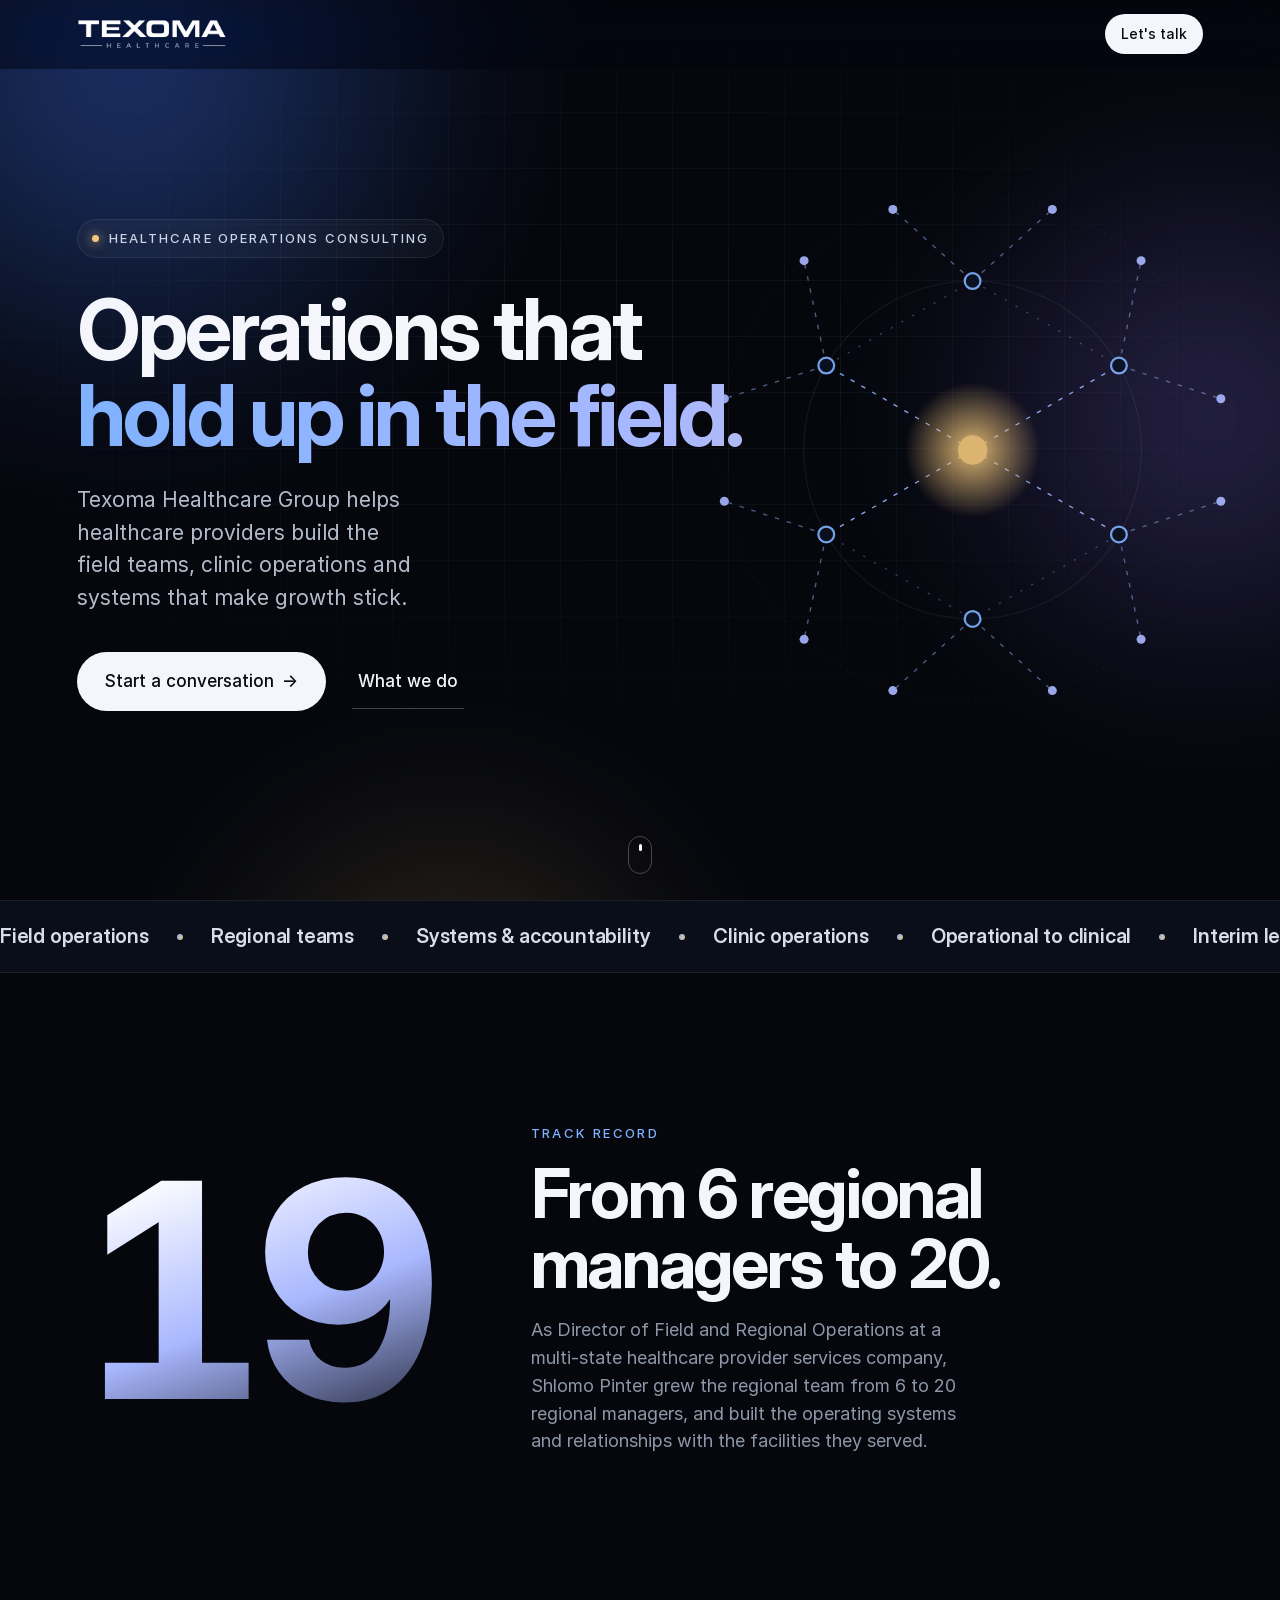
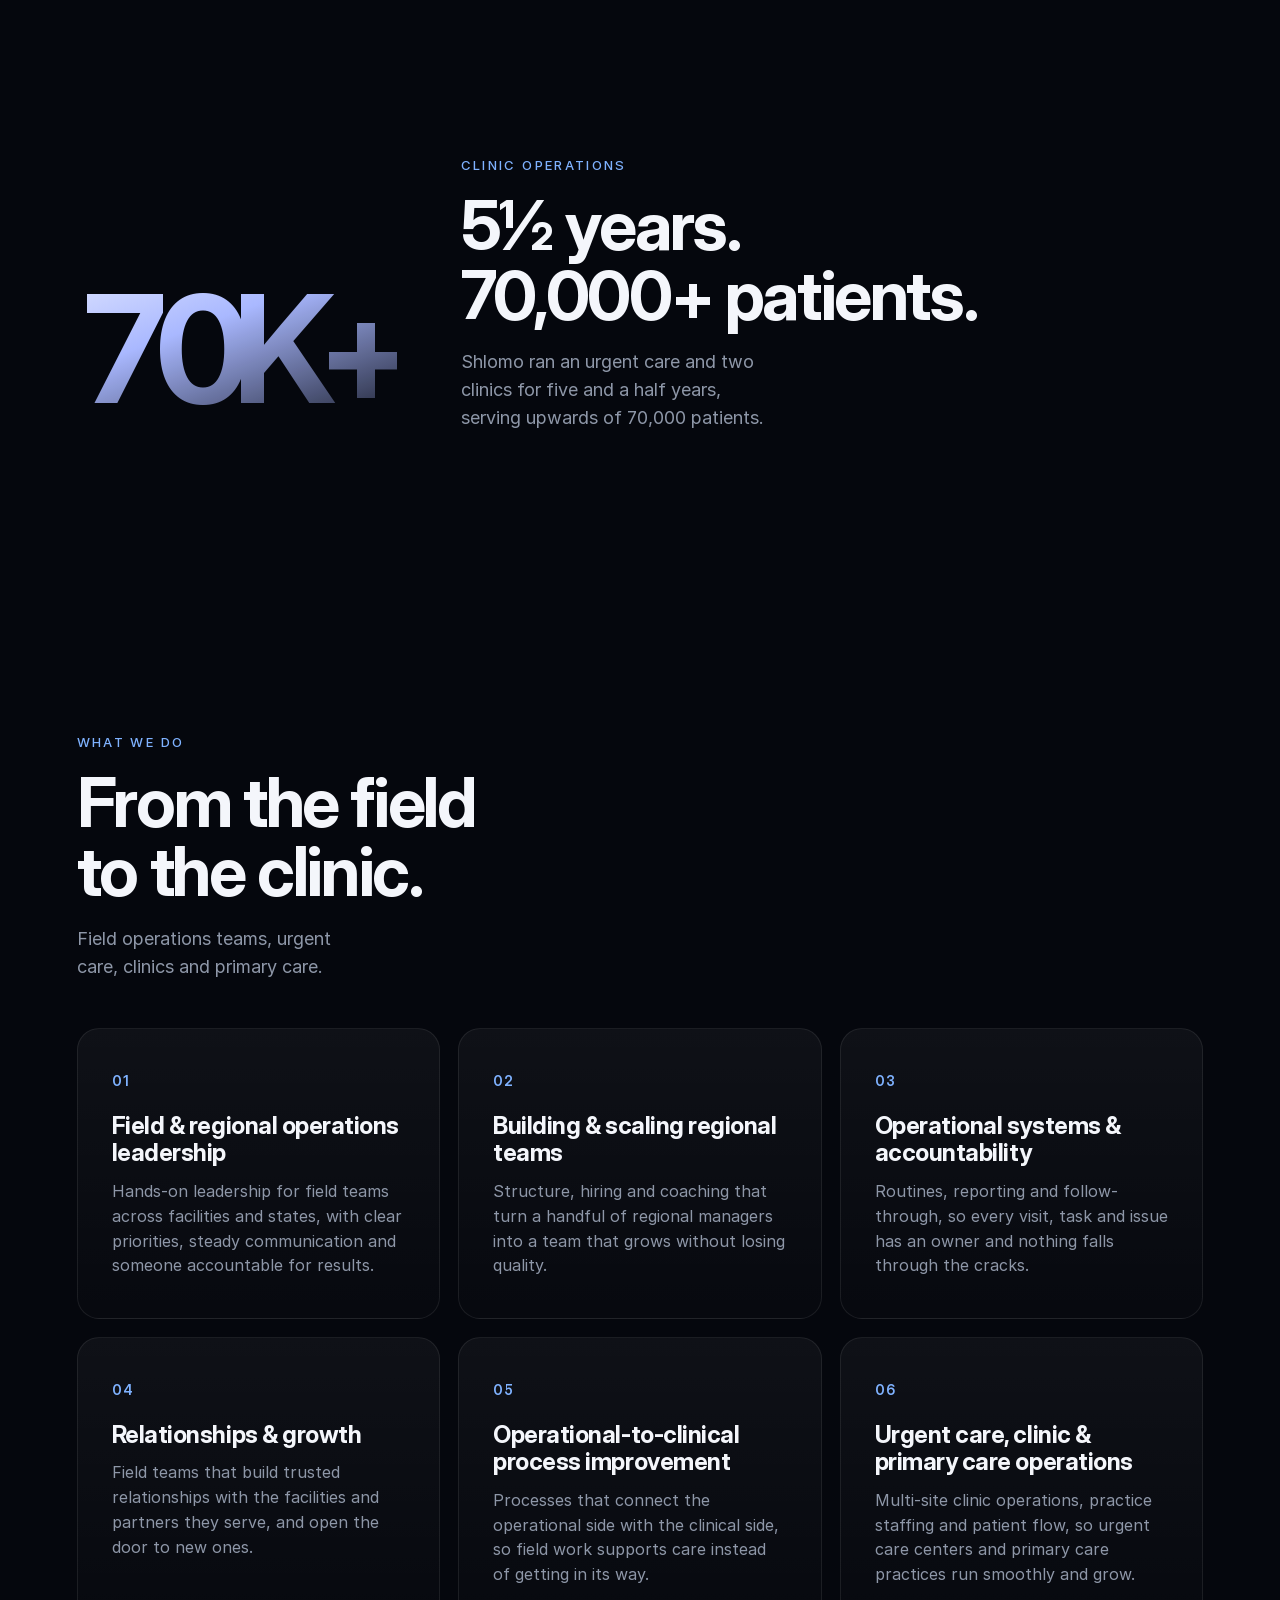
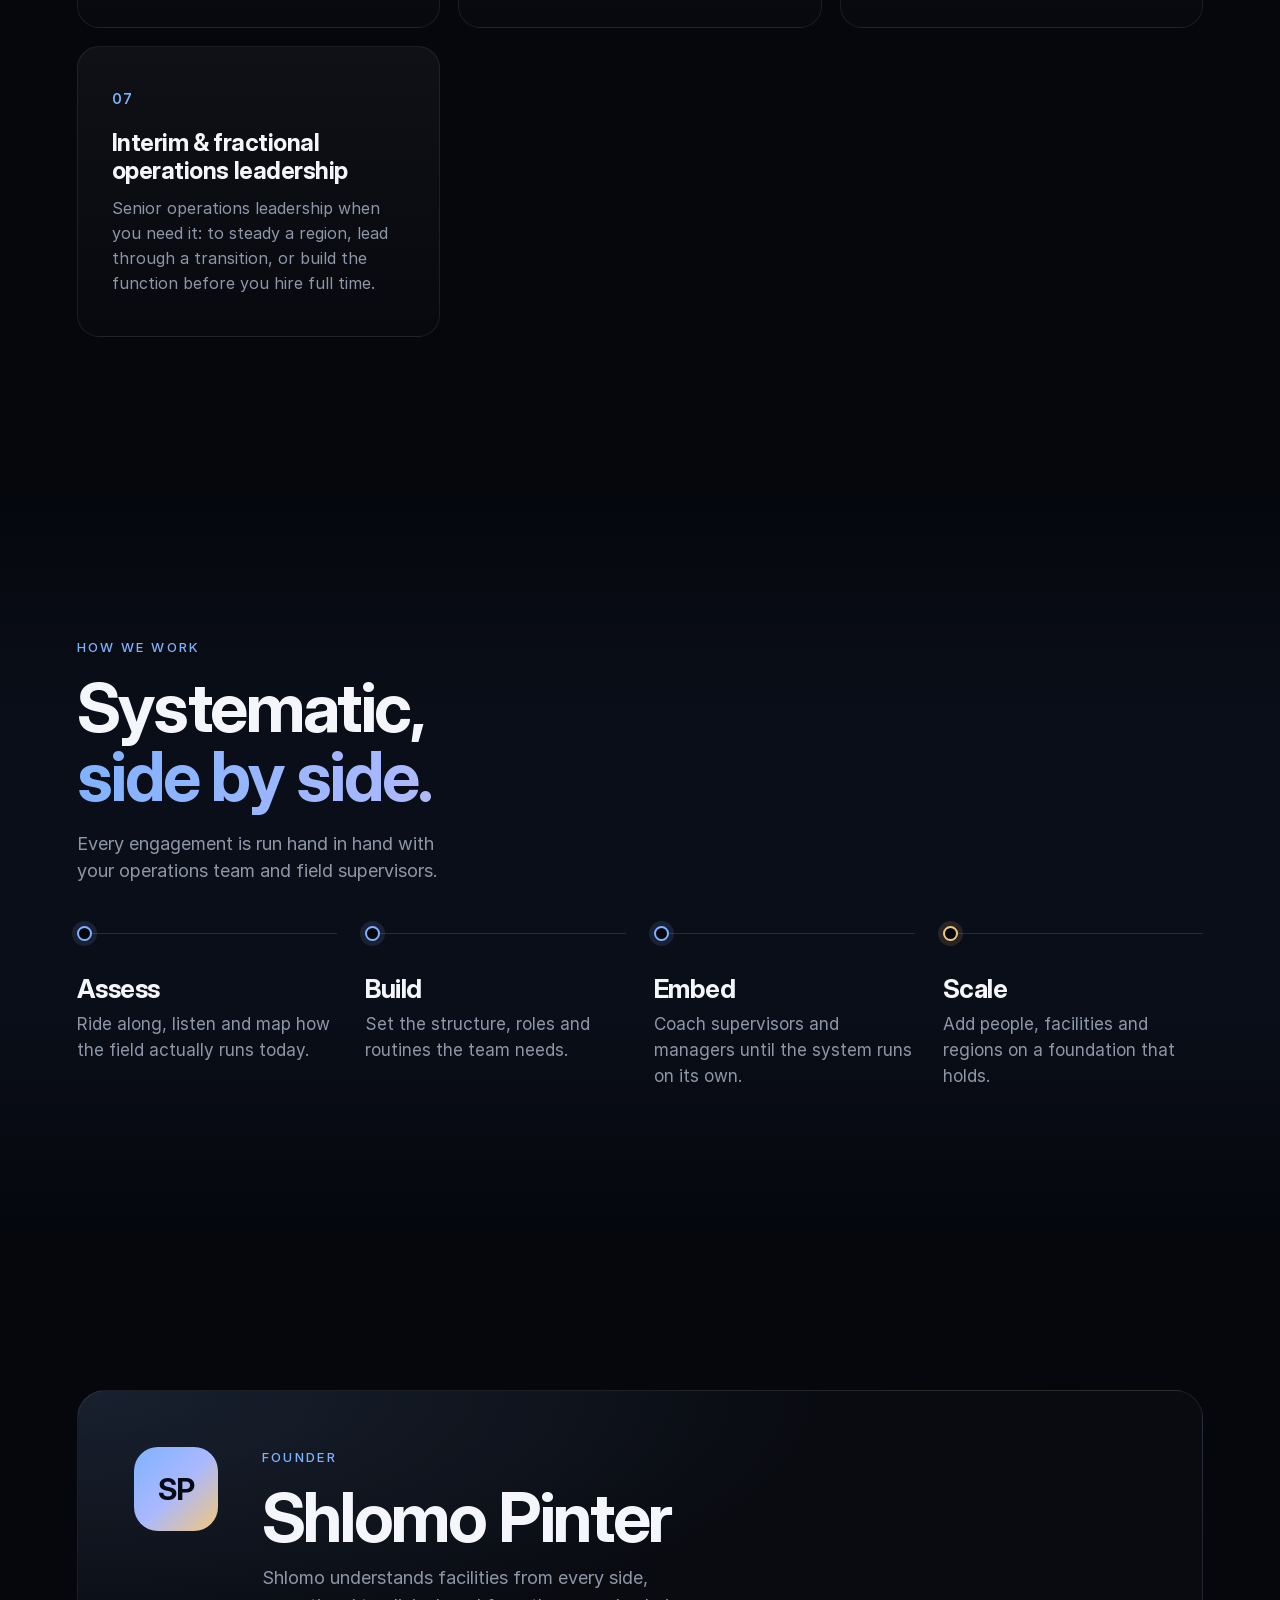
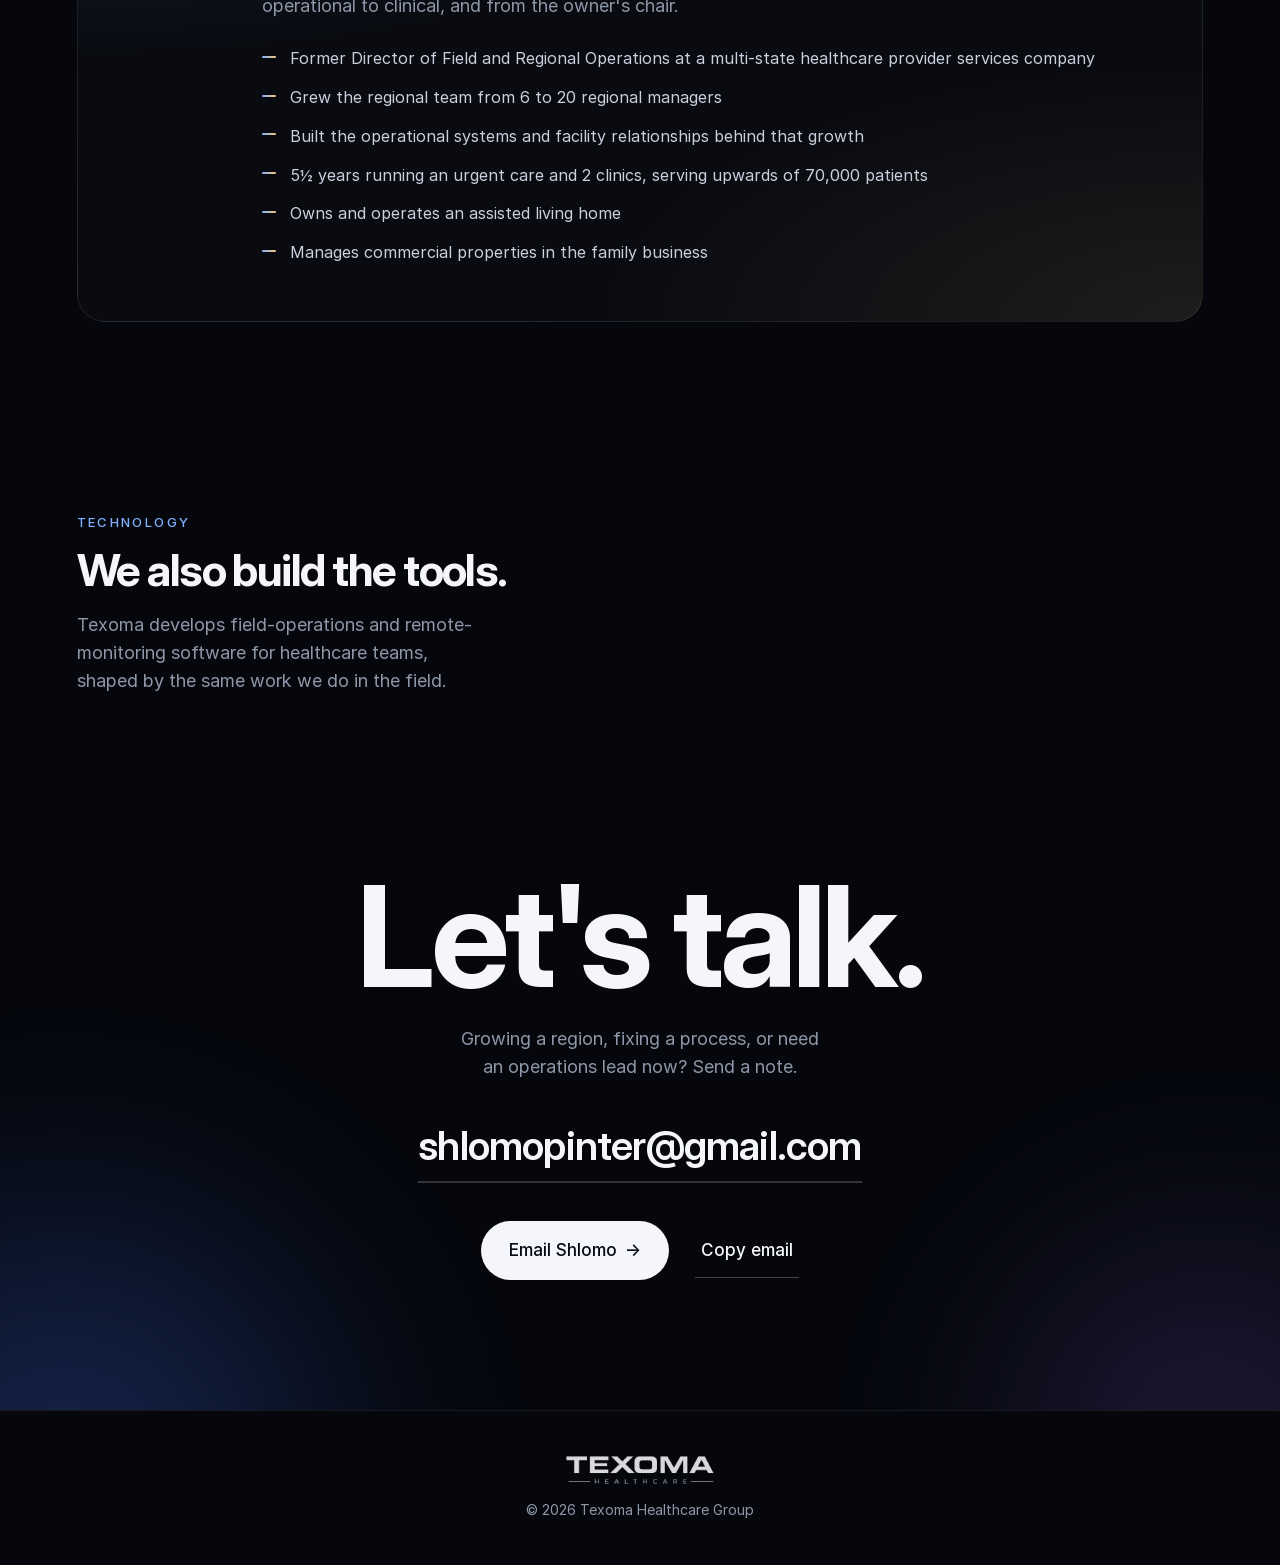
<file: index.html>
<!doctype html>
<html lang="en" class="no-js">
<head>
<meta charset="utf-8">
<meta name="viewport" content="width=device-width, initial-scale=1, viewport-fit=cover">
<title>Texoma Healthcare Group | Healthcare operations consulting</title>
<meta name="description" content="Field operations and clinic operations leadership for healthcare providers. Build the team, the systems and the relationships that make growth stick.">
<meta property="og:title" content="Texoma Healthcare Group">
<meta property="og:description" content="Healthcare operations, built to scale. Field and regional operations leadership, from field teams to clinics.">
<meta property="og:image" content="https://shlomopinter-ops.github.io/texoma-healthcare-site/og.png">
<meta property="og:image:width" content="1200">
<meta property="og:image:height" content="630">
<meta property="og:url" content="https://shlomopinter-ops.github.io/texoma-healthcare-site/">
<meta property="og:type" content="website">
<meta property="og:site_name" content="Texoma Healthcare Group">
<meta name="twitter:card" content="summary_large_image">
<meta name="theme-color" content="#05070d">
<link rel="icon" href="img/favicon.svg" type="image/svg+xml">
<link rel="apple-touch-icon" href="img/apple-touch-icon.png">
<link rel="preload" href="fonts/InterDisplay-Bold.woff2" as="font" type="font/woff2" crossorigin>
<link rel="stylesheet" href="styles.css">
<script src="script.js" defer></script>
</head>
<body>
<a class="skip" href="#main">Skip to content</a>

<header class="nav">
  <a class="brand" href="#top" aria-label="Texoma Healthcare Group, home"><img src="img/logo-nav.png" alt="Texoma Healthcare" width="420" height="85"></a>
  <a class="btn btn-sm" href="mailto:shlomopinter@gmail.com?subject=Texoma%20Healthcare%20Group">Let's talk</a>
</header>

<main id="main">

<section class="hero" id="top">
  <div class="aura" aria-hidden="true"><span></span><span></span><span></span></div>
  <div class="grid-bg" aria-hidden="true"></div>
  <svg class="net" viewBox="0 0 500 500" aria-hidden="true" focusable="false"><defs><radialGradient id="hubg"><stop offset="0" stop-color="#f3c77b"/><stop offset="1" stop-color="#f3c77b" stop-opacity="0"/></radialGradient><linearGradient id="lg" x1="0" y1="0" x2="1" y2="1"><stop offset="0" stop-color="#7fb2ff"/><stop offset="1" stop-color="#a9b8ff"/></linearGradient></defs><circle cx="250" cy="250" r="150" class="orbit"/><circle cx="250" cy="250" r="225" class="orbit o2"/><line class="l1" style="--d:0.0s" x1="250.0" y1="250.0" x2="250.0" y2="100.0"/><line class="l1" style="--d:0.4s" x1="250.0" y1="250.0" x2="379.9" y2="175.0"/><line class="l1" style="--d:0.8s" x1="250.0" y1="250.0" x2="379.9" y2="325.0"/><line class="l1" style="--d:1.2s" x1="250.0" y1="250.0" x2="250.0" y2="400.0"/><line class="l1" style="--d:1.6s" x1="250.0" y1="250.0" x2="120.1" y2="325.0"/><line class="l1" style="--d:2.0s" x1="250.0" y1="250.0" x2="120.1" y2="175.0"/><line class="l3" style="--d:2.4s" x1="250.0" y1="100.0" x2="379.9" y2="175.0"/><line class="l3" style="--d:0.0s" x1="379.9" y1="175.0" x2="379.9" y2="325.0"/><line class="l3" style="--d:0.4s" x1="379.9" y1="325.0" x2="250.0" y2="400.0"/><line class="l3" style="--d:0.8s" x1="250.0" y1="400.0" x2="120.1" y2="325.0"/><line class="l3" style="--d:1.2s" x1="120.1" y1="325.0" x2="120.1" y2="175.0"/><line class="l3" style="--d:1.6s" x1="120.1" y1="175.0" x2="250.0" y2="100.0"/><line class="l2" style="--d:2.0s" x1="250.0" y1="100.0" x2="179.2" y2="36.4"/><line class="l2" style="--d:2.4s" x1="250.0" y1="100.0" x2="320.8" y2="36.4"/><line class="l2" style="--d:0.0s" x1="379.9" y1="175.0" x2="399.6" y2="81.9"/><line class="l2" style="--d:0.4s" x1="379.9" y1="175.0" x2="470.4" y2="204.5"/><line class="l2" style="--d:0.8s" x1="379.9" y1="325.0" x2="470.4" y2="295.5"/><line class="l2" style="--d:1.2s" x1="379.9" y1="325.0" x2="399.6" y2="418.1"/><line class="l2" style="--d:1.6s" x1="250.0" y1="400.0" x2="320.8" y2="463.6"/><line class="l2" style="--d:2.0s" x1="250.0" y1="400.0" x2="179.2" y2="463.6"/><line class="l2" style="--d:2.4s" x1="120.1" y1="325.0" x2="100.4" y2="418.1"/><line class="l2" style="--d:0.0s" x1="120.1" y1="325.0" x2="29.6" y2="295.5"/><line class="l2" style="--d:0.4s" x1="120.1" y1="175.0" x2="29.6" y2="204.5"/><line class="l2" style="--d:0.8s" x1="120.1" y1="175.0" x2="100.4" y2="81.9"/><circle class="n1" style="--d:0.00s" cx="250.0" cy="100.0" r="7"/><circle class="n1" style="--d:0.35s" cx="379.9" cy="175.0" r="7"/><circle class="n1" style="--d:0.70s" cx="379.9" cy="325.0" r="7"/><circle class="n1" style="--d:1.05s" cx="250.0" cy="400.0" r="7"/><circle class="n1" style="--d:1.40s" cx="120.1" cy="325.0" r="7"/><circle class="n1" style="--d:1.75s" cx="120.1" cy="175.0" r="7"/><circle class="n2" style="--d:0.00s" cx="179.2" cy="36.4" r="4"/><circle class="n2" style="--d:0.27s" cx="320.8" cy="36.4" r="4"/><circle class="n2" style="--d:0.54s" cx="399.6" cy="81.9" r="4"/><circle class="n2" style="--d:0.81s" cx="470.4" cy="204.5" r="4"/><circle class="n2" style="--d:1.08s" cx="470.4" cy="295.5" r="4"/><circle class="n2" style="--d:1.35s" cx="399.6" cy="418.1" r="4"/><circle class="n2" style="--d:1.62s" cx="320.8" cy="463.6" r="4"/><circle class="n2" style="--d:1.89s" cx="179.2" cy="463.6" r="4"/><circle class="n2" style="--d:2.16s" cx="100.4" cy="418.1" r="4"/><circle class="n2" style="--d:2.43s" cx="29.6" cy="295.5" r="4"/><circle class="n2" style="--d:2.70s" cx="29.6" cy="204.5" r="4"/><circle class="n2" style="--d:2.97s" cx="100.4" cy="81.9" r="4"/><circle cx="250" cy="250" r="60" fill="url(#hubg)" class="halo"/><circle cx="250" cy="250" r="13" class="hub"/></svg>
  <p class="eyebrow rise">Healthcare operations consulting</p>
  <h1 class="rise d1">Operations that<br><span class="grad">hold up in the field.</span></h1>
  <p class="lead rise d2">Texoma Healthcare Group helps healthcare providers build the field teams, clinic operations and systems that make growth stick.</p>
  <div class="cta rise d3">
    <a class="btn btn-lg" href="mailto:shlomopinter@gmail.com?subject=Texoma%20Healthcare%20Group">Start a conversation <span class="arr" aria-hidden="true">&rarr;</span></a>
    <a class="link" href="#services">What we do</a>
  </div>
  <a class="scroll-cue" href="#marquee" aria-label="Scroll down"><span></span></a>
</section>

<div class="marquee" id="marquee" aria-hidden="true">
  <div class="track">
    <span>Field operations</span><i></i><span>Regional teams</span><i></i><span>Systems &amp; accountability</span><i></i><span>Clinic operations</span><i></i><span>Operational to clinical</span><i></i><span>Interim leadership</span><i></i>
    <span>Field operations</span><i></i><span>Regional teams</span><i></i><span>Systems &amp; accountability</span><i></i><span>Clinic operations</span><i></i><span>Operational to clinical</span><i></i><span>Interim leadership</span><i></i>
  </div>
</div>

<section class="proof" aria-labelledby="proof-h">
  <div class="proof-num reveal" aria-hidden="true"><span class="n" data-count="6" data-to="20">6</span></div>
  <div class="proof-copy reveal">
    <p class="kicker">Track record</p>
    <h2 id="proof-h">From 6 regional managers to 20.</h2>
    <p class="sub">As Director of Field and Regional Operations at a multi-state healthcare provider services company, Shlomo Pinter grew the regional team from 6 to 20 regional managers, and built the operating systems and relationships with the facilities they served.</p>
  </div>
</section>

<section class="proof" aria-labelledby="proof2-h">
  <div class="proof-num reveal" aria-hidden="true"><span class="n" style="font-size:.5em">70K+</span></div>
  <div class="proof-copy reveal">
    <p class="kicker">Clinic operations</p>
    <h2 id="proof2-h">5&frac12; years. 70,000+ patients.</h2>
    <p class="sub">Shlomo ran an urgent care and two clinics for five and a half years, serving upwards of 70,000 patients.</p>
  </div>
</section>

<section class="services" id="services" aria-labelledby="svc-h">
  <div class="head reveal">
    <p class="kicker">What we do</p>
    <h2 id="svc-h">From the field to the clinic.</h2>
    <p class="sub">Field operations teams, urgent care, clinics and primary care.</p>
  </div>
  <ol class="cards">
    <li class="card reveal"><span class="num">01</span><h3>Field &amp; regional operations leadership</h3><p>Hands-on leadership for field teams across facilities and states, with clear priorities, steady communication and someone accountable for results.</p></li>
    <li class="card reveal"><span class="num">02</span><h3>Building &amp; scaling regional teams</h3><p>Structure, hiring and coaching that turn a handful of regional managers into a team that grows without losing quality.</p></li>
    <li class="card reveal"><span class="num">03</span><h3>Operational systems &amp; accountability</h3><p>Routines, reporting and follow-through, so every visit, task and issue has an owner and nothing falls through the cracks.</p></li>
    <li class="card reveal"><span class="num">04</span><h3>Relationships &amp; growth</h3><p>Field teams that build trusted relationships with the facilities and partners they serve, and open the door to new ones.</p></li>
    <li class="card reveal"><span class="num">05</span><h3>Operational-to-clinical process improvement</h3><p>Processes that connect the operational side with the clinical side, so field work supports care instead of getting in its way.</p></li>
    <li class="card reveal"><span class="num">06</span><h3>Urgent care, clinic &amp; primary care operations</h3><p>Multi-site clinic operations, practice staffing and patient flow, so urgent care centers and primary care practices run smoothly and grow.</p></li>
    <li class="card reveal"><span class="num">07</span><h3>Interim &amp; fractional operations leadership</h3><p>Senior operations leadership when you need it: to steady a region, lead through a transition, or build the function before you hire full time.</p></li>
  </ol>
</section>

<section class="approach" aria-labelledby="app-h">
  <div class="head reveal">
    <p class="kicker">How we work</p>
    <h2 id="app-h">Systematic, <span class="grad">side by side.</span></h2>
    <p class="sub">Every engagement is run hand in hand with your operations team and field supervisors.</p>
  </div>
  <div class="steps">
    <div class="step reveal"><span class="dot"></span><h3>Assess</h3><p>Ride along, listen and map how the field actually runs today.</p></div>
    <div class="step reveal"><span class="dot"></span><h3>Build</h3><p>Set the structure, roles and routines the team needs.</p></div>
    <div class="step reveal"><span class="dot"></span><h3>Embed</h3><p>Coach supervisors and managers until the system runs on its own.</p></div>
    <div class="step reveal"><span class="dot"></span><h3>Scale</h3><p>Add people, facilities and regions on a foundation that holds.</p></div>
  </div>
</section>

<section class="founder" aria-labelledby="f-h">
  <div class="founder-card reveal">
    <div class="mono" aria-hidden="true">SP</div>
    <div>
      <p class="kicker">Founder</p>
      <h2 id="f-h">Shlomo Pinter</h2>
      <p class="sub">Shlomo understands facilities from every side, operational to clinical, and from the owner's chair.</p>
      <ul class="facts">
        <li>Former Director of Field and Regional Operations at a multi-state healthcare provider services company</li>
        <li>Grew the regional team from 6 to 20 regional managers</li>
        <li>Built the operational systems and facility relationships behind that growth</li>
        <li>5½ years running an urgent care and 2 clinics, serving upwards of 70,000 patients</li>
        <li>Owns and operates an assisted living home</li>
        <li>Manages commercial properties in the family business</li>
      </ul>
    </div>
  </div>
</section>

<section class="tech reveal" aria-labelledby="t-h">
  <p class="kicker">Technology</p>
  <h2 id="t-h" class="tech-h">We also build the tools.</h2>
  <p class="sub">Texoma develops field-operations and remote-monitoring software for healthcare teams, shaped by the same work we do in the field.</p>
</section>

<section class="contact" id="contact" aria-labelledby="c-h">
  <div class="aura aura-low" aria-hidden="true"><span></span><span></span></div>
  <h2 id="c-h" class="reveal">Let's talk.</h2>
  <p class="sub reveal">Growing a region, fixing a process, or need an operations lead now? Send a note.</p>
  <a class="mail reveal" href="mailto:shlomopinter@gmail.com?subject=Texoma%20Healthcare%20Group">shlomopinter@gmail.com</a>
  <div class="cta reveal">
    <a class="btn btn-lg" href="mailto:shlomopinter@gmail.com?subject=Texoma%20Healthcare%20Group">Email Shlomo <span class="arr" aria-hidden="true">&rarr;</span></a>
    <button class="link copy" type="button" data-copy="shlomopinter@gmail.com">Copy email</button>
  </div>
</section>

</main>

<footer class="foot">
  <img src="img/logo-nav.png" alt="Texoma Healthcare" width="420" height="85" loading="lazy">
  <p>&copy; <span id="yr">2026</span> Texoma Healthcare Group</p>
</footer>
</body>
</html>
</file>
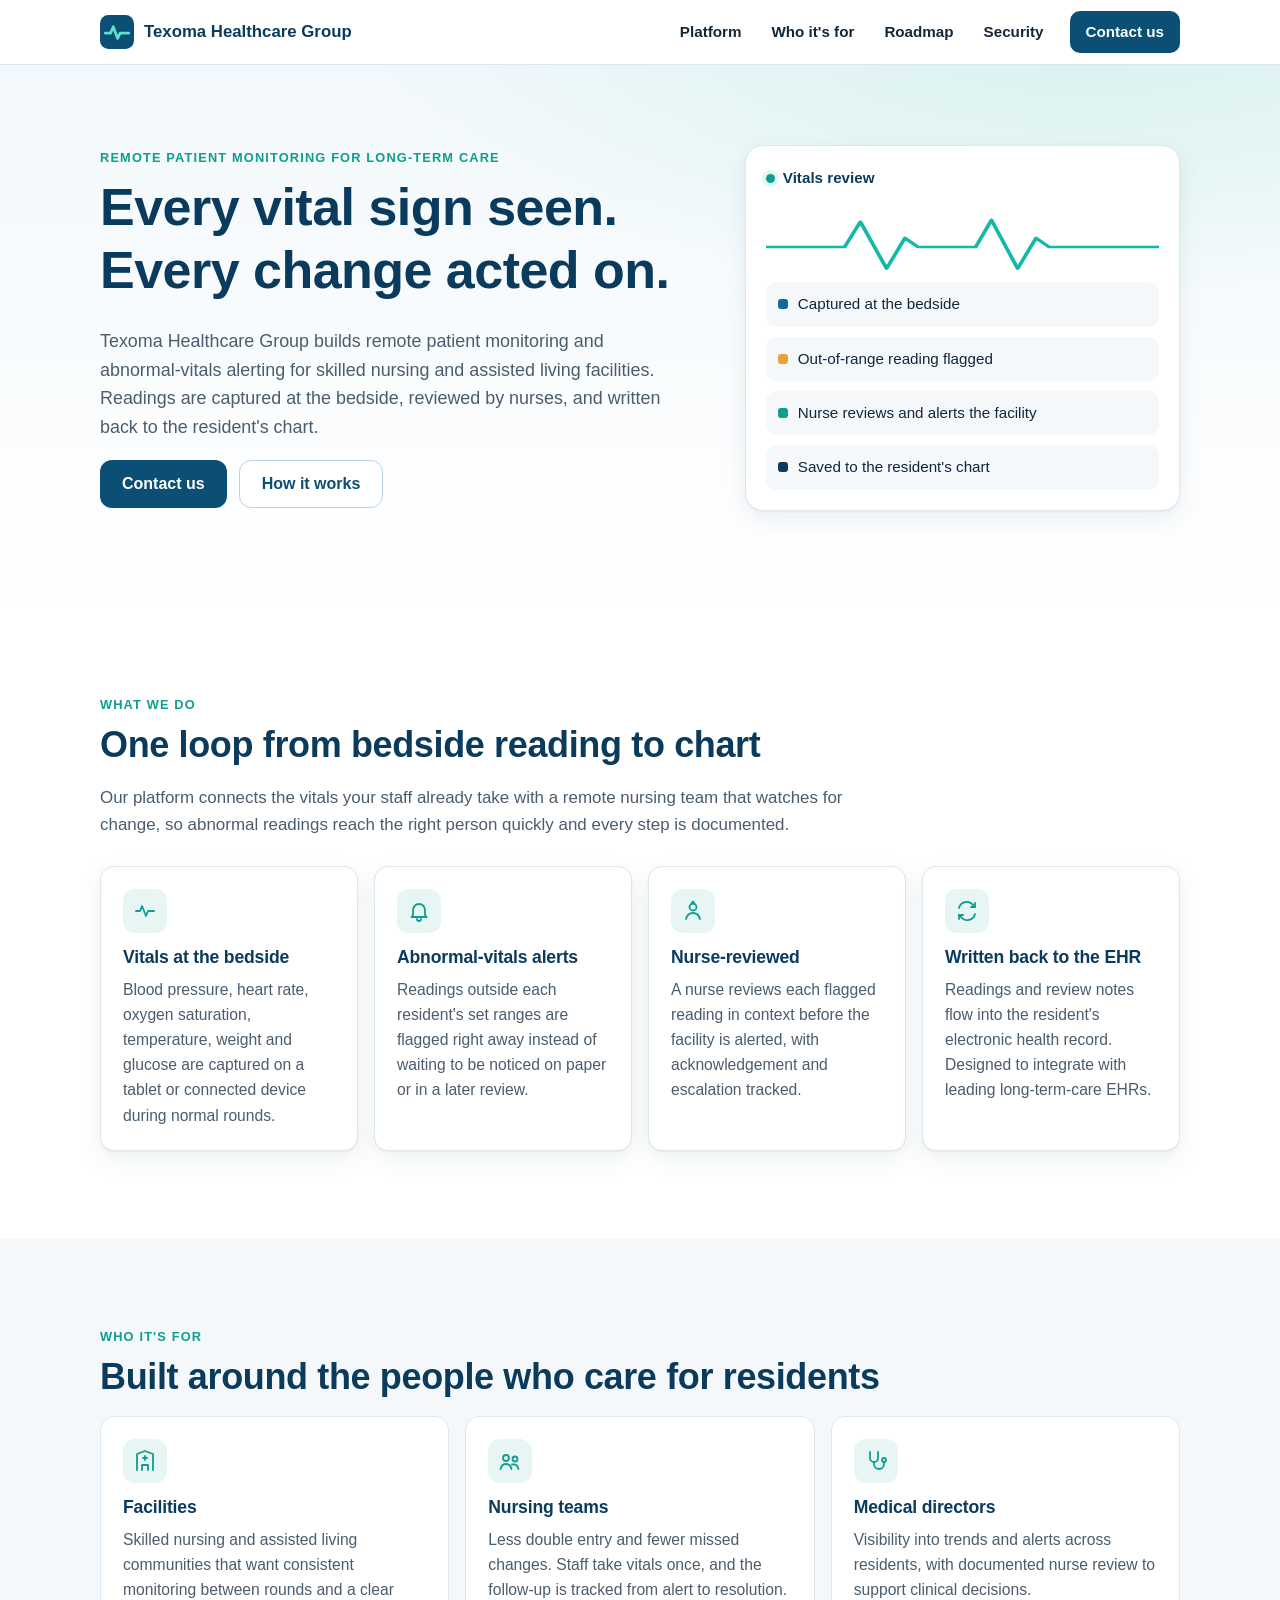
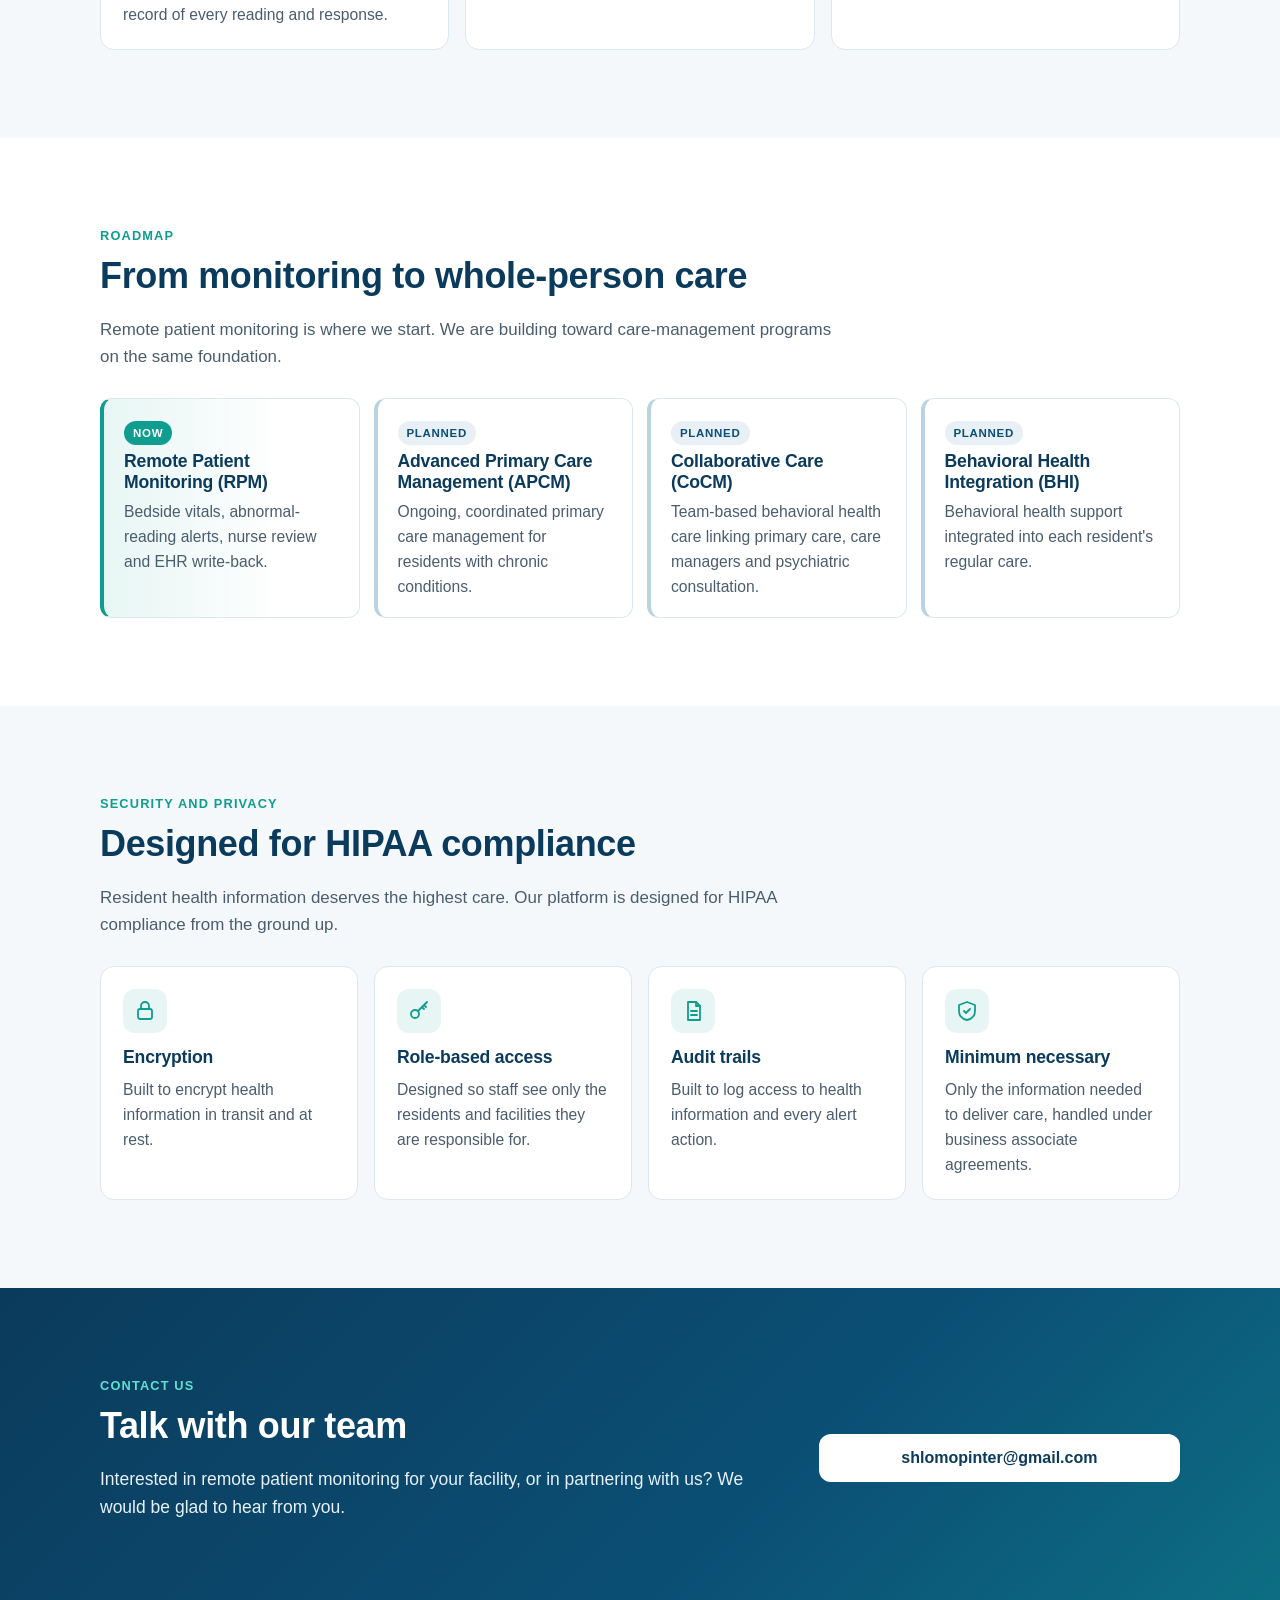
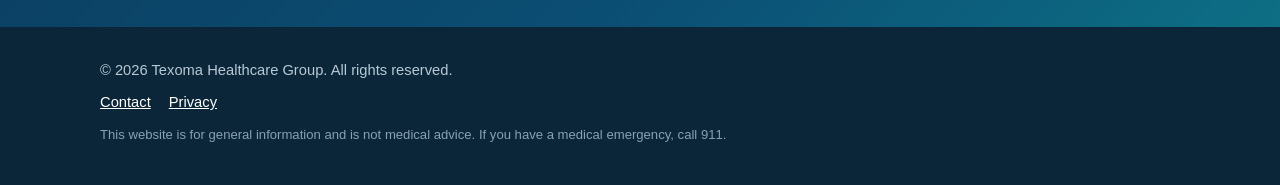
<file: v1/index.html>
<!doctype html>
<html lang="en">
<head>
<meta charset="utf-8">
<meta name="viewport" content="width=device-width, initial-scale=1">
<title>Texoma Healthcare Group | Remote patient monitoring for long-term care</title>
<meta name="description" content="Texoma Healthcare Group: remote patient monitoring and abnormal-vitals alerting for skilled nursing and assisted living facilities, with nurse-reviewed alerts and readings written back to the EHR.">
<meta property="og:title" content="Texoma Healthcare Group | Remote patient monitoring for long-term care">
<meta property="og:description" content="Texoma Healthcare Group: remote patient monitoring and abnormal-vitals alerting for skilled nursing and assisted living facilities, with nurse-reviewed alerts and readings written back to the EHR.">
<meta name="theme-color" content="#0b4f75">
<link rel="icon" href="favicon.svg" type="image/svg+xml">
<link rel="stylesheet" href="styles.css">
</head>
<body id="top">
<a class="skip" href="#main">Skip to content</a>
<header class="site-header">
  <div class="wrap header-in">
    <a class="brand" href="#top" aria-label="Texoma Healthcare Group home">
      <svg class="logo" viewBox="0 0 32 32" aria-hidden="true"><rect width="32" height="32" rx="8" fill="#0b4f75"/><path d="M5 17h5l2.5-6 4 11 2.5-5H27" fill="none" stroke="#5fe0d0" stroke-width="2.6" stroke-linecap="round" stroke-linejoin="round"/></svg>
      <span class="brand-text"><span data-company>Texoma Healthcare Group</span></span>
    </a>
    <button class="nav-toggle" aria-expanded="false" aria-controls="site-nav"><span class="sr">Menu</span><span class="bars" aria-hidden="true"></span></button>
    <nav id="site-nav" class="site-nav" aria-label="Main">
      <a href="#platform">Platform</a>
      <a href="#who">Who it's for</a>
      <a href="#roadmap">Roadmap</a>
      <a href="#security">Security</a>
      <a class="nav-cta" href="#contact">Contact us</a>
    </nav>
  </div>
</header>
<main id="main">
<section class="hero">
  <div class="wrap hero-in">
    <div class="hero-copy">
      <p class="eyebrow">Remote patient monitoring for long-term care</p>
      <h1>Every vital sign seen. Every change acted on.</h1>
      <p class="lead"><span data-company>Texoma Healthcare Group</span> builds remote patient monitoring and abnormal-vitals alerting for skilled nursing and assisted living facilities. Readings are captured at the bedside, reviewed by nurses, and written back to the resident's chart.</p>
      <div class="cta-row">
        <a class="btn btn-primary" href="#contact">Contact us</a>
        <a class="btn btn-ghost" href="#platform">How it works</a>
      </div>
    </div>
    <div class="hero-card" aria-hidden="true">
      <div class="hc-top"><span class="dot"></span><span class="hc-title">Vitals review</span></div>
      <svg class="hc-line" viewBox="0 0 300 80" preserveAspectRatio="none"><path d="M0 50h60l12-28 20 52 14-34 10 10h44l12-30 20 54 14-34 10 10h84" fill="none" stroke="#14b8a6" stroke-width="3" stroke-linecap="round" stroke-linejoin="round"/></svg>
      <ul class="hc-steps">
        <li><span class="s s1"></span>Captured at the bedside</li>
        <li><span class="s s2"></span>Out-of-range reading flagged</li>
        <li><span class="s s3"></span>Nurse reviews and alerts the facility</li>
        <li><span class="s s4"></span>Saved to the resident's chart</li>
      </ul>
    </div>
  </div>
</section>

<section id="platform" class="section">
  <div class="wrap">
    <p class="eyebrow">What we do</p>
    <h2>One loop from bedside reading to chart</h2>
    <p class="section-lead"><span data-product>Our platform</span> connects the vitals your staff already take with a remote nursing team that watches for change, so abnormal readings reach the right person quickly and every step is documented.</p>
    <div class="grid four">
      <article class="card"><div class="ico-wrap"><svg class="ico" viewBox="0 0 24 24" aria-hidden="true" fill="none" stroke="currentColor" stroke-width="1.8" stroke-linecap="round" stroke-linejoin="round"><path d="M3 12h4l2-5 4 10 2-5h6"/></svg></div><h3>Vitals at the bedside</h3><p>Blood pressure, heart rate, oxygen saturation, temperature, weight and glucose are captured on a tablet or connected device during normal rounds.</p></article>
      <article class="card"><div class="ico-wrap"><svg class="ico" viewBox="0 0 24 24" aria-hidden="true" fill="none" stroke="currentColor" stroke-width="1.8" stroke-linecap="round" stroke-linejoin="round"><path d="M6 16V11a6 6 0 1 1 12 0v5l1.5 2h-15z"/><path d="M10 20a2 2 0 0 0 4 0"/></svg></div><h3>Abnormal-vitals alerts</h3><p>Readings outside each resident's set ranges are flagged right away instead of waiting to be noticed on paper or in a later review.</p></article>
      <article class="card"><div class="ico-wrap"><svg class="ico" viewBox="0 0 24 24" aria-hidden="true" fill="none" stroke="currentColor" stroke-width="1.8" stroke-linecap="round" stroke-linejoin="round"><circle cx="12" cy="8" r="3.5"/><path d="M5 20c1-4 4-6 7-6s6 2 7 6"/><path d="M12 2.5v2M11 3.5h2"/></svg></div><h3>Nurse-reviewed</h3><p>A nurse reviews each flagged reading in context before the facility is alerted, with acknowledgement and escalation tracked.</p></article>
      <article class="card"><div class="ico-wrap"><svg class="ico" viewBox="0 0 24 24" aria-hidden="true" fill="none" stroke="currentColor" stroke-width="1.8" stroke-linecap="round" stroke-linejoin="round"><path d="M4 9a8 8 0 0 1 14-3l2 2"/><path d="M20 4v4h-4"/><path d="M20 15a8 8 0 0 1-14 3l-2-2"/><path d="M4 20v-4h4"/></svg></div><h3>Written back to the EHR</h3><p>Readings and review notes flow into the resident's electronic health record. Designed to integrate with leading long-term-care EHRs.</p></article>
    </div>
  </div>
</section>

<section id="who" class="section alt">
  <div class="wrap">
    <p class="eyebrow">Who it's for</p>
    <h2>Built around the people who care for residents</h2>
    <div class="grid three">
      <article class="card plain"><div class="ico-wrap"><svg class="ico" viewBox="0 0 24 24" aria-hidden="true" fill="none" stroke="currentColor" stroke-width="1.8" stroke-linecap="round" stroke-linejoin="round"><path d="M4 21V5l8-3 8 3v16"/><path d="M9 21v-5h6v5"/><path d="M12 7v4M10 9h4"/></svg></div><h3>Facilities</h3><p>Skilled nursing and assisted living communities that want consistent monitoring between rounds and a clear record of every reading and response.</p></article>
      <article class="card plain"><div class="ico-wrap"><svg class="ico" viewBox="0 0 24 24" aria-hidden="true" fill="none" stroke="currentColor" stroke-width="1.8" stroke-linecap="round" stroke-linejoin="round"><circle cx="8" cy="9" r="3"/><circle cx="17" cy="10" r="2.5"/><path d="M2.5 20c.8-3.5 3-5 5.5-5s4.7 1.5 5.5 5"/><path d="M14 15.5c2.6-.6 5.5.6 6.5 4.5"/></svg></div><h3>Nursing teams</h3><p>Less double entry and fewer missed changes. Staff take vitals once, and the follow-up is tracked from alert to resolution.</p></article>
      <article class="card plain"><div class="ico-wrap"><svg class="ico" viewBox="0 0 24 24" aria-hidden="true" fill="none" stroke="currentColor" stroke-width="1.8" stroke-linecap="round" stroke-linejoin="round"><path d="M6 3v6a4 4 0 0 0 8 0V3"/><path d="M10 13v2a5 5 0 0 0 10 0v-2"/><circle cx="20" cy="11" r="2"/></svg></div><h3>Medical directors</h3><p>Visibility into trends and alerts across residents, with documented nurse review to support clinical decisions.</p></article>
    </div>
  </div>
</section>

<section id="roadmap" class="section">
  <div class="wrap">
    <p class="eyebrow">Roadmap</p>
    <h2>From monitoring to whole-person care</h2>
    <p class="section-lead">Remote patient monitoring is where we start. We are building toward care-management programs on the same foundation.</p>
    <ol class="roadmap">
      <li class="now"><span class="tag">Now</span><h3>Remote Patient Monitoring (RPM)</h3><p>Bedside vitals, abnormal-reading alerts, nurse review and EHR write-back.</p></li>
      <li><span class="tag">Planned</span><h3>Advanced Primary Care Management (APCM)</h3><p>Ongoing, coordinated primary care management for residents with chronic conditions.</p></li>
      <li><span class="tag">Planned</span><h3>Collaborative Care (CoCM)</h3><p>Team-based behavioral health care linking primary care, care managers and psychiatric consultation.</p></li>
      <li><span class="tag">Planned</span><h3>Behavioral Health Integration (BHI)</h3><p>Behavioral health support integrated into each resident's regular care.</p></li>
    </ol>
  </div>
</section>

<section id="security" class="section alt">
  <div class="wrap">
    <p class="eyebrow">Security and privacy</p>
    <h2>Designed for HIPAA compliance</h2>
    <p class="section-lead">Resident health information deserves the highest care. <span data-product>Our platform</span> is designed for HIPAA compliance from the ground up.</p>
    <div class="grid four">
      <article class="card plain"><div class="ico-wrap"><svg class="ico" viewBox="0 0 24 24" aria-hidden="true" fill="none" stroke="currentColor" stroke-width="1.8" stroke-linecap="round" stroke-linejoin="round"><rect x="5" y="10" width="14" height="10" rx="2"/><path d="M8 10V7a4 4 0 0 1 8 0v3"/></svg></div><h3>Encryption</h3><p>Built to encrypt health information in transit and at rest.</p></article>
      <article class="card plain"><div class="ico-wrap"><svg class="ico" viewBox="0 0 24 24" aria-hidden="true" fill="none" stroke="currentColor" stroke-width="1.8" stroke-linecap="round" stroke-linejoin="round"><circle cx="8" cy="15" r="4"/><path d="M11 12l9-9M17 6l2 2M15 8l2 2"/></svg></div><h3>Role-based access</h3><p>Designed so staff see only the residents and facilities they are responsible for.</p></article>
      <article class="card plain"><div class="ico-wrap"><svg class="ico" viewBox="0 0 24 24" aria-hidden="true" fill="none" stroke="currentColor" stroke-width="1.8" stroke-linecap="round" stroke-linejoin="round"><path d="M7 3h8l4 4v14H7z"/><path d="M15 3v4h4M10 12h6M10 16h6"/></svg></div><h3>Audit trails</h3><p>Built to log access to health information and every alert action.</p></article>
      <article class="card plain"><div class="ico-wrap"><svg class="ico" viewBox="0 0 24 24" aria-hidden="true" fill="none" stroke="currentColor" stroke-width="1.8" stroke-linecap="round" stroke-linejoin="round"><path d="M12 3l8 3v6c0 5-3.5 8-8 9-4.5-1-8-4-8-9V6z"/><path d="M9 12l2 2 4-4"/></svg></div><h3>Minimum necessary</h3><p>Only the information needed to deliver care, handled under business associate agreements.</p></article>
    </div>
  </div>
</section>

<section id="contact" class="section contact">
  <div class="wrap contact-in">
    <div>
      <p class="eyebrow light">Contact us</p>
      <h2>Talk with our team</h2>
      <p>Interested in remote patient monitoring for your facility, or in partnering with us? We would be glad to hear from you.</p>
    </div>
    <div class="contact-box">
      <a class="btn btn-light" data-email hidden href="#contact"><span data-email-label>Email us</span></a>
      <p class="pending" data-email-pending>Our contact email is coming soon.</p>
    </div>
  </div>
</section>
</main>
<footer class="site-footer">
  <div class="wrap footer-in">
    <p>&copy; <span data-year>2026</span> <span data-company>Texoma Healthcare Group</span>. All rights reserved.</p>
    <p class="foot-links"><a href="index.html#contact">Contact</a><a href="privacy.html">Privacy</a></p>
    <p class="fine">This website is for general information and is not medical advice. If you have a medical emergency, call 911.</p>
  </div>
</footer>
<script src="config.js"></script>
<script src="script.js"></script>
</body>
</html>
</file>
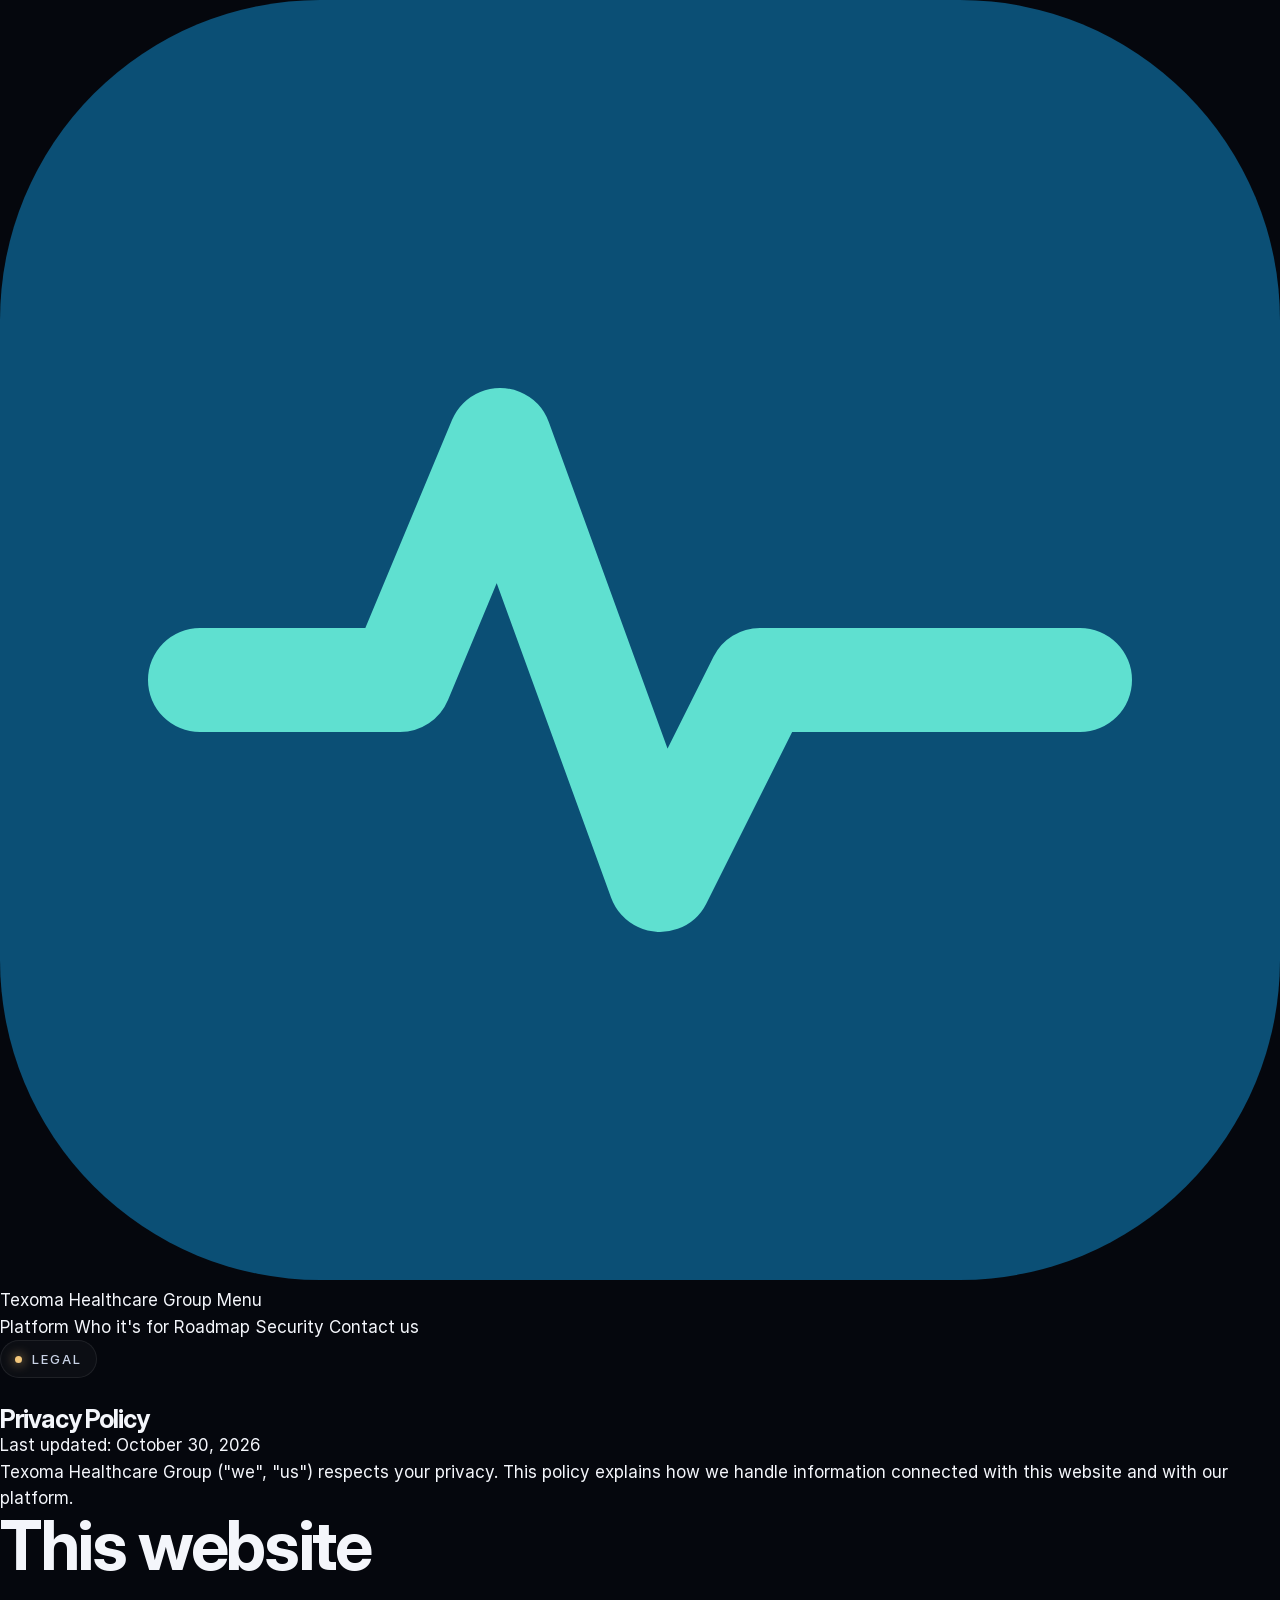
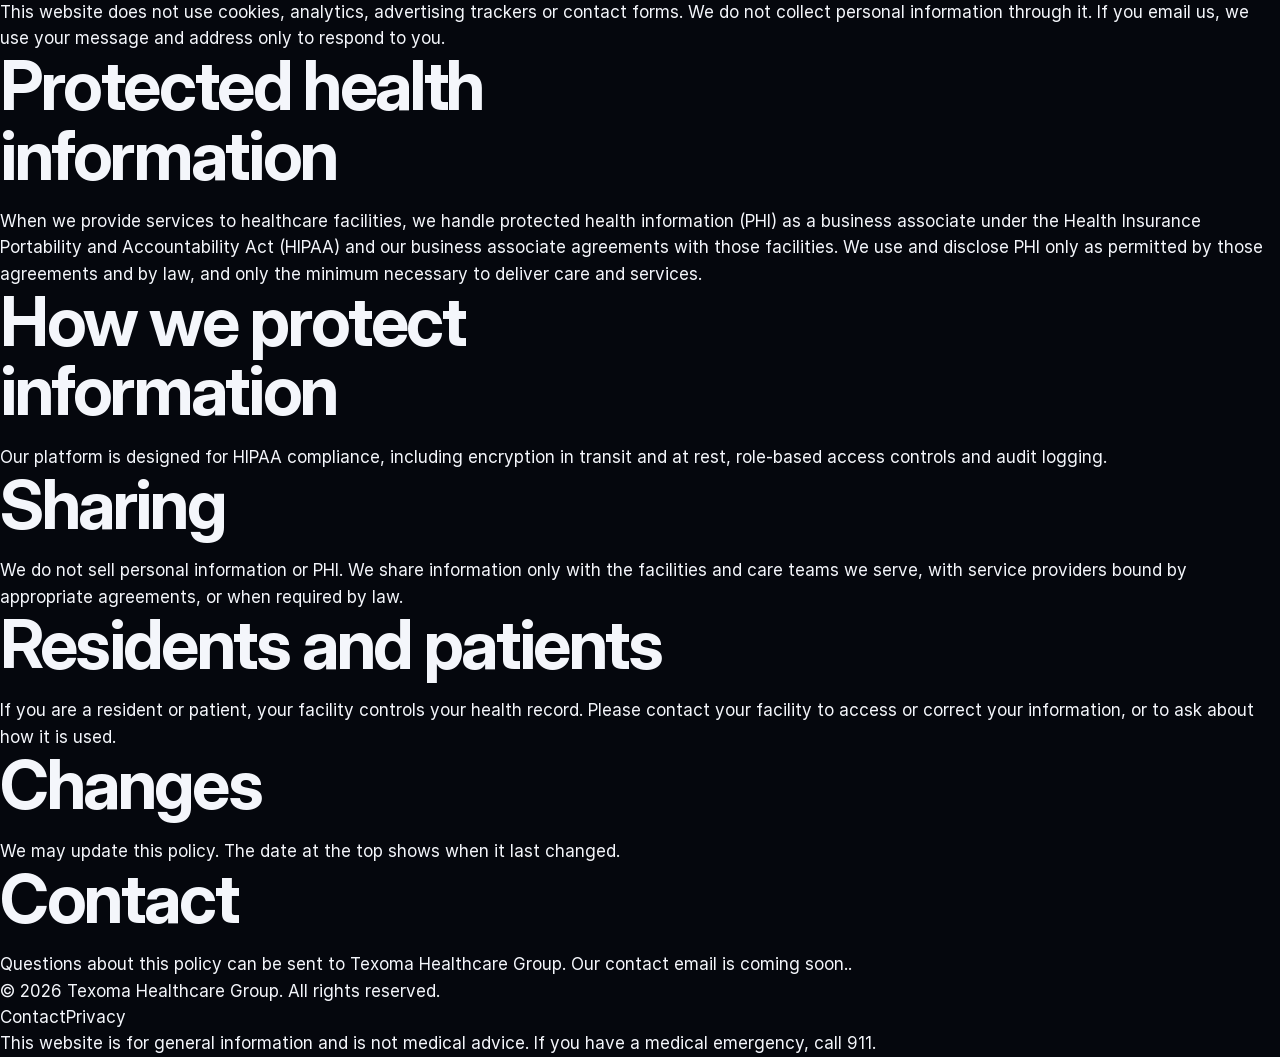
<file: privacy.html>
<!doctype html>
<html lang="en">
<head>
<meta charset="utf-8">
<meta name="viewport" content="width=device-width, initial-scale=1">
<title>Privacy Policy | Texoma Healthcare Group</title>
<meta name="description" content="How we handle information on this website and in our services.">
<meta property="og:title" content="Privacy Policy | Texoma Healthcare Group">
<meta property="og:description" content="How we handle information on this website and in our services.">
<meta name="theme-color" content="#0b4f75">
<link rel="icon" href="favicon.svg" type="image/svg+xml">
<link rel="stylesheet" href="styles.css">
</head>
<body>
<a class="skip" href="#main">Skip to content</a>
<header class="site-header">
  <div class="wrap header-in">
    <a class="brand" href="index.html" aria-label="Texoma Healthcare Group home">
      <svg class="logo" viewBox="0 0 32 32" aria-hidden="true"><rect width="32" height="32" rx="8" fill="#0b4f75"/><path d="M5 17h5l2.5-6 4 11 2.5-5H27" fill="none" stroke="#5fe0d0" stroke-width="2.6" stroke-linecap="round" stroke-linejoin="round"/></svg>
      <span class="brand-text"><span data-company>Texoma Healthcare Group</span></span>
    </a>
    <button class="nav-toggle" aria-expanded="false" aria-controls="site-nav"><span class="sr">Menu</span><span class="bars" aria-hidden="true"></span></button>
    <nav id="site-nav" class="site-nav" aria-label="Main">
      <a href="index.html#platform">Platform</a>
      <a href="index.html#who">Who it's for</a>
      <a href="index.html#roadmap">Roadmap</a>
      <a href="index.html#security">Security</a>
      <a class="nav-cta" href="index.html#contact">Contact us</a>
    </nav>
  </div>
</header>
<main id="main" class="section">
  <article class="wrap prose">
    <p class="eyebrow">Legal</p>
    <h1>Privacy Policy</h1>
    <p class="muted">Last updated: October 30, 2026</p>
    <p><span data-company>Texoma Healthcare Group</span> ("we", "us") respects your privacy. This policy explains how we handle information connected with this website and with <span data-product>our platform</span>.</p>
    <h2>This website</h2>
    <p>This website does not use cookies, analytics, advertising trackers or contact forms. We do not collect personal information through it. If you email us, we use your message and address only to respond to you.</p>
    <h2>Protected health information</h2>
    <p>When we provide services to healthcare facilities, we handle protected health information (PHI) as a business associate under the Health Insurance Portability and Accountability Act (HIPAA) and our business associate agreements with those facilities. We use and disclose PHI only as permitted by those agreements and by law, and only the minimum necessary to deliver care and services.</p>
    <h2>How we protect information</h2>
    <p><span data-product>Our platform</span> is designed for HIPAA compliance, including encryption in transit and at rest, role-based access controls and audit logging.</p>
    <h2>Sharing</h2>
    <p>We do not sell personal information or PHI. We share information only with the facilities and care teams we serve, with service providers bound by appropriate agreements, or when required by law.</p>
    <h2>Residents and patients</h2>
    <p>If you are a resident or patient, your facility controls your health record. Please contact your facility to access or correct your information, or to ask about how it is used.</p>
    <h2>Changes</h2>
    <p>We may update this policy. The date at the top shows when it last changed.</p>
    <h2>Contact</h2>
    <p>Questions about this policy can be sent to <span data-company>Texoma Healthcare Group</span><span data-email-pending>. Our contact email is coming soon.</span><a data-email hidden href="index.html#contact"> at <span data-email-label>our email</span></a>.</p>
  </article>
</main>
<footer class="site-footer">
  <div class="wrap footer-in">
    <p>&copy; <span data-year>2026</span> <span data-company>Texoma Healthcare Group</span>. All rights reserved.</p>
    <p class="foot-links"><a href="index.html#contact">Contact</a><a href="privacy.html">Privacy</a></p>
    <p class="fine">This website is for general information and is not medical advice. If you have a medical emergency, call 911.</p>
  </div>
</footer>
<script src="config.js"></script>
<script src="script.js"></script>
</body>
</html>
</file>
<file: styles.css>
@font-face{font-family:"InterDisplay";src:url(fonts/InterDisplay-Bold.woff2) format("woff2");font-weight:700;font-display:swap}
@font-face{font-family:"InterDisplay";src:url(fonts/InterDisplay-SemiBold.woff2) format("woff2");font-weight:600;font-display:swap}
@font-face{font-family:"Inter";src:url(fonts/Inter-Regular.woff2) format("woff2");font-weight:400;font-display:swap}
@font-face{font-family:"Inter";src:url(fonts/Inter-Medium.woff2) format("woff2");font-weight:500;font-display:swap}
:root{--bg:#05070d;--bg2:#0a0e18;--fg:#f4f6fb;--muted:#8e97a8;--line:rgba(255,255,255,.08);
--a1:#7fb2ff;--a2:#a9b8ff;--a3:#f3c77b;
--display:"InterDisplay",-apple-system,BlinkMacSystemFont,"SF Pro Display","Segoe UI",Roboto,sans-serif;
--text:"Inter",-apple-system,BlinkMacSystemFont,"SF Pro Text","Segoe UI",Roboto,sans-serif;
--pad:max(22px,env(safe-area-inset-left))}
*{box-sizing:border-box;margin:0;padding:0}
html{scroll-behavior:smooth;-webkit-text-size-adjust:100%}
body{background:var(--bg);color:var(--fg);font-family:var(--text);font-size:17px;line-height:1.55;-webkit-font-smoothing:antialiased;overflow-x:hidden}
img{display:block;max-width:100%;height:auto}
h1,h2,h3{font-family:var(--display);font-weight:700;letter-spacing:-.035em;line-height:1.02}
h1,h2,.lead,.sub{text-wrap:balance}
a{color:inherit;text-decoration:none}
button{font:inherit;color:inherit;background:none;border:0;cursor:pointer}
.skip{position:absolute;left:-999px;top:8px;background:#fff;color:#000;padding:8px 14px;border-radius:8px;z-index:100}
.skip:focus{left:12px}
:focus-visible{outline:2px solid var(--a1);outline-offset:3px;border-radius:6px}
.grad{background:linear-gradient(100deg,var(--a1) 0%,var(--a2) 45%,var(--a3) 100%);-webkit-background-clip:text;background-clip:text;color:transparent;background-size:200% 100%;animation:sheen 8s ease-in-out infinite alternate}
@keyframes sheen{to{background-position:100% 0}}
.kicker{font-size:13px;font-weight:500;letter-spacing:.18em;text-transform:uppercase;color:var(--a1);margin-bottom:16px}
.sub{color:var(--muted);font-size:18px;max-width:40ch}

/* nav */
.nav{position:fixed;inset:0 0 auto 0;z-index:50;display:flex;align-items:center;justify-content:space-between;
padding:14px var(--pad);padding-top:max(14px,env(safe-area-inset-top));
background:rgba(5,7,13,.55);backdrop-filter:saturate(160%) blur(18px);-webkit-backdrop-filter:saturate(160%) blur(18px);
border-bottom:1px solid transparent;transition:border-color .3s,background .3s}
.nav.scrolled{border-bottom-color:var(--line);background:rgba(5,7,13,.78)}
.brand img{width:132px}
.btn{display:inline-flex;align-items:center;gap:8px;border-radius:999px;background:var(--fg);color:#070a12;font-weight:500;white-space:nowrap;
transition:transform .25s ease,box-shadow .25s ease}
.btn:hover{transform:translateY(-1px);box-shadow:0 12px 34px -10px rgba(127,178,255,.55)}
.btn-sm{font-size:14px;padding:9px 16px}
.btn-lg{font-size:17px;padding:16px 28px}
.arr{transition:transform .25s}
.btn:hover .arr{transform:translateX(3px)}
.link{font-size:17px;font-weight:500;color:var(--fg);padding:14px 6px;border-bottom:1px solid rgba(255,255,255,.25);transition:border-color .25s,color .25s}
.link:hover{border-color:var(--a1);color:var(--a1)}

/* hero */
.hero{position:relative;min-height:100svh;display:flex;flex-direction:column;justify-content:center;
padding:120px var(--pad) 90px;overflow:hidden;isolation:isolate}
.aura{position:absolute;inset:0;z-index:-1;pointer-events:none;filter:blur(70px);opacity:.75}
.aura span{position:absolute;border-radius:50%;mix-blend-mode:screen}
.aura span:nth-child(1){width:70vmax;height:70vmax;left:-25vmax;top:-30vmax;background:radial-gradient(circle,rgba(66,120,255,.55),transparent 62%);animation:drift1 18s ease-in-out infinite alternate}
.aura span:nth-child(2){width:55vmax;height:55vmax;right:-22vmax;top:5vmax;background:radial-gradient(circle,rgba(150,120,255,.35),transparent 62%);animation:drift2 22s ease-in-out infinite alternate}
.aura span:nth-child(3){width:50vmax;height:50vmax;left:10vmax;bottom:-35vmax;background:radial-gradient(circle,rgba(243,180,90,.28),transparent 62%);animation:drift3 26s ease-in-out infinite alternate}
@keyframes drift1{to{transform:translate(12vmax,8vmax) scale(1.1)}}
@keyframes drift2{to{transform:translate(-10vmax,10vmax) scale(.9)}}
@keyframes drift3{to{transform:translate(8vmax,-8vmax) scale(1.15)}}
.grid-bg{position:absolute;inset:0;z-index:-1;pointer-events:none;
background-image:linear-gradient(rgba(255,255,255,.045) 1px,transparent 1px),linear-gradient(90deg,rgba(255,255,255,.045) 1px,transparent 1px);
background-size:56px 56px;-webkit-mask-image:radial-gradient(ellipse 80% 60% at 50% 40%,#000 20%,transparent 75%);mask-image:radial-gradient(ellipse 80% 60% at 50% 40%,#000 20%,transparent 75%)}
.eyebrow{display:inline-flex;white-space:nowrap;align-self:flex-start;align-items:center;gap:10px;font-size:13px;font-weight:500;letter-spacing:.16em;text-transform:uppercase;color:#c9d3e6;
padding:8px 14px;border:1px solid var(--line);border-radius:999px;background:rgba(255,255,255,.03);margin-bottom:28px}
.eyebrow::before{content:"";width:7px;height:7px;border-radius:50%;background:var(--a3);box-shadow:0 0 12px var(--a3);animation:pulse 2.4s ease-in-out infinite}
@keyframes pulse{50%{opacity:.35}}
.hero h1{font-size:clamp(44px,12.2vw,112px);max-width:12ch}
.lead{margin-top:26px;font-size:clamp(18px,4.6vw,21px);color:#b4bccb;max-width:36ch}
.cta{display:flex;flex-wrap:wrap;align-items:center;gap:14px 26px;margin-top:38px}
.scroll-cue{position:absolute;left:50%;bottom:26px;width:24px;height:38px;margin-left:-12px;border:1.5px solid rgba(255,255,255,.25);border-radius:14px}
.scroll-cue span{position:absolute;left:50%;top:7px;width:3px;height:7px;margin-left:-1.5px;border-radius:2px;background:#fff;animation:cue 2s ease-in-out infinite}
@keyframes cue{0%{opacity:0;transform:translateY(0)}30%{opacity:1}100%{opacity:0;transform:translateY(12px)}}
.rise{opacity:0;transform:translateY(22px);animation:rise .9s cubic-bezier(.2,.7,.2,1) forwards}
.d1{animation-delay:.12s}.d2{animation-delay:.26s}.d3{animation-delay:.4s}
@keyframes rise{to{opacity:1;transform:none}}

.net{position:absolute;z-index:-1;pointer-events:none;width:120vw;max-width:620px;right:-38vw;top:70px;opacity:.32}
.net line{stroke:url(#lg);stroke-width:1.2;stroke-dasharray:4 7;animation:flow 3.2s linear infinite;animation-delay:var(--d)}
.net .l2{stroke-opacity:.55}.net .l3{stroke-opacity:.35;stroke-dasharray:2 9}
.net .orbit{fill:none;stroke:rgba(255,255,255,.07);stroke-width:1}
.net .o2{stroke-dasharray:1 6;animation:spin 80s linear infinite;transform-origin:250px 250px}
.net .n1{fill:#0b1222;stroke:#7fb2ff;stroke-width:2;animation:blink 3s ease-in-out infinite;animation-delay:var(--d);transform-box:fill-box;transform-origin:center}
.net .n2{fill:#a9b8ff;animation:blink 3.6s ease-in-out infinite;animation-delay:var(--d);transform-box:fill-box;transform-origin:center}
.net .hub{fill:#f3c77b}
.net .halo{animation:breathe 3s ease-in-out infinite;transform-box:fill-box;transform-origin:center}
@keyframes flow{to{stroke-dashoffset:-44}}
@keyframes spin{to{transform:rotate(360deg)}}
@keyframes blink{50%{opacity:.35;transform:scale(.8)}}
@keyframes breathe{50%{transform:scale(1.35);opacity:.55}}

/* marquee */
.marquee{border-top:1px solid var(--line);border-bottom:1px solid var(--line);overflow:hidden;padding:20px 0;background:var(--bg2)}
.track{display:flex;align-items:center;gap:28px;width:max-content;animation:marq 34s linear infinite}
.track span{font-family:var(--display);font-weight:600;font-size:20px;letter-spacing:-.01em;color:#d7deeb;white-space:nowrap}
.track i{width:6px;height:6px;border-radius:50%;background:linear-gradient(135deg,var(--a1),var(--a3));flex:none}
@keyframes marq{to{transform:translateX(-50%)}}

/* sections */
section{padding:96px var(--pad)}
.head{margin-bottom:48px}
h2{font-size:clamp(36px,9.4vw,68px);margin-bottom:18px;max-width:16ch}

.proof{display:grid;gap:30px;align-items:center}
.proof-num{font-family:var(--display);font-weight:700;letter-spacing:-.06em;line-height:.85;font-size:clamp(150px,46vw,300px);
background:linear-gradient(160deg,#fff 10%,var(--a2) 55%,rgba(169,184,255,.15) 100%);-webkit-background-clip:text;background-clip:text;color:transparent}
.proof-num .n{display:inline-block;min-width:2ch;font-variant-numeric:tabular-nums}

.cards{list-style:none;display:grid;gap:14px}
.card{position:relative;padding:30px 26px 32px;border-radius:22px;border:1px solid var(--line);
background:linear-gradient(180deg,rgba(255,255,255,.045),rgba(255,255,255,.012));overflow:hidden;transition:border-color .35s,transform .35s}
.card::before{content:"";position:absolute;inset:0;border-radius:inherit;padding:1px;opacity:0;transition:opacity .35s;
background:linear-gradient(135deg,var(--a1),transparent 40%,transparent 60%,var(--a3));
-webkit-mask:linear-gradient(#000 0 0) content-box,linear-gradient(#000 0 0);-webkit-mask-composite:xor;mask-composite:exclude}
.card:hover{transform:translateY(-3px)}
.card:hover::before{opacity:1}
.num{font-family:var(--display);font-weight:600;font-size:14px;color:var(--a1);letter-spacing:.06em}
.card h3{font-size:24px;letter-spacing:-.02em;line-height:1.15;margin:18px 0 12px}
.card p{color:var(--muted);font-size:16px}

.approach{background:linear-gradient(180deg,transparent,var(--bg2) 30%,var(--bg2) 70%,transparent)}
.steps{display:grid;gap:0;position:relative}
.step{position:relative;padding:0 0 38px 40px;border-left:1px solid rgba(255,255,255,.12);margin-left:7px}
.step:last-child{border-left-color:transparent;padding-bottom:0}
.dot{position:absolute;left:-8px;top:4px;width:15px;height:15px;border-radius:50%;background:var(--bg);border:2px solid var(--a1);box-shadow:0 0 0 5px rgba(127,178,255,.12)}
.step:nth-child(4) .dot{border-color:var(--a3);box-shadow:0 0 0 5px rgba(243,199,123,.12)}
.step h3{font-size:26px;letter-spacing:-.02em;margin-bottom:8px}
.step p{color:var(--muted);max-width:34ch}

.founder-card{display:grid;gap:30px;padding:34px 26px;border-radius:28px;border:1px solid var(--line);
background:radial-gradient(120% 90% at 0% 0%,rgba(127,178,255,.13),transparent 55%),radial-gradient(90% 80% at 100% 100%,rgba(243,199,123,.09),transparent 60%),rgba(255,255,255,.02)}
.mono{width:84px;height:84px;border-radius:24px;display:grid;place-items:center;font-family:var(--display);font-weight:700;font-size:30px;letter-spacing:-.03em;color:#070a12;
background:linear-gradient(135deg,var(--a1),var(--a2) 50%,var(--a3))}
.founder h2{margin-bottom:12px}
.facts{list-style:none;margin-top:26px;display:grid;gap:14px}
.facts li{position:relative;padding-left:28px;color:#c9d1df;font-size:16px}
.facts li::before{content:"";position:absolute;left:0;top:.6em;width:14px;height:2px;border-radius:2px;background:linear-gradient(90deg,var(--a1),var(--a3))}

.tech{padding-top:40px;padding-bottom:40px}
.tech .tech-h{font-size:clamp(28px,7vw,44px);max-width:20ch}

.contact{position:relative;text-align:center;overflow:hidden;isolation:isolate;padding-top:130px;padding-bottom:130px;display:flex;flex-direction:column;align-items:center}
.aura-low{opacity:.55}
.aura-low span:nth-child(1){left:-30vmax;top:auto;bottom:-40vmax}
.aura-low span:nth-child(2){top:auto;bottom:-30vmax}
.contact h2{font-size:clamp(56px,17vw,140px);margin:0 auto 18px;max-width:none}
.contact .sub{margin:0 auto}
.mail{display:inline-block;margin-top:34px;font-family:var(--display);font-weight:600;font-size:clamp(21px,6.2vw,40px);letter-spacing:-.02em;
border-bottom:2px solid rgba(255,255,255,.18);padding-bottom:4px;transition:border-color .3s;overflow-wrap:anywhere}
.mail:hover{border-color:var(--a1)}
.contact .cta{justify-content:center}
.copy.done{color:var(--a3);border-color:var(--a3)}

.foot{display:flex;flex-direction:column;align-items:center;gap:14px;padding:44px var(--pad) max(44px,env(safe-area-inset-bottom));border-top:1px solid var(--line);color:var(--muted);font-size:14px}
.foot img{width:150px;opacity:.85}

/* reveal */
.js .reveal{opacity:0;transform:translateY(28px);transition:opacity .9s cubic-bezier(.2,.7,.2,1),transform .9s cubic-bezier(.2,.7,.2,1)}
.js .reveal.in{opacity:1;transform:none}

@media (max-width:420px){.eyebrow{font-size:11.5px;letter-spacing:.1em;gap:8px;padding:7px 12px}}
@media (min-width:760px){
  .nav{padding-left:max(6vw,calc((100% - 1180px)/2));padding-right:max(6vw,calc((100% - 1180px)/2))}
  .hero h1{font-size:clamp(56px,6.6vw,100px)}
  .net{width:min(44vw,620px);right:max(2vw,calc((100% - 1300px)/2));top:50%;transform:translateY(-50%);opacity:.9}
  .brand img{width:150px}
  section{padding-top:150px;padding-bottom:150px}
  .proof{grid-template-columns:auto 1fr;gap:64px;max-width:1180px;margin:0 auto}
  .services,.approach .head,.founder,.tech{max-width:1180px;margin-left:auto;margin-right:auto}
  .cards{grid-template-columns:repeat(2,1fr);gap:18px}
  .card{padding:38px 34px 40px}
  .approach>.head,.approach>.steps{max-width:1180px;margin-left:auto;margin-right:auto}
  .steps{grid-template-columns:repeat(4,1fr);gap:28px}
  .step{border-left:0;margin-left:0;padding:42px 0 0;border-top:1px solid rgba(255,255,255,.12)}
  .step:last-child{border-top-color:rgba(255,255,255,.12)}
  .dot{left:0;top:-8px}
  .founder-card{grid-template-columns:auto 1fr;gap:44px;padding:56px}
  .hero{padding-left:max(6vw,var(--pad));padding-right:max(6vw,var(--pad))}
  .proof,.services,.approach,.founder,.tech{padding-left:max(6vw,var(--pad));padding-right:max(6vw,var(--pad))}
}
@media (min-width:1100px){
  .cards{grid-template-columns:repeat(3,1fr)}
  .hero{max-width:none}
  .hero,.proof,.services,.approach,.founder,.tech{padding-left:max(6vw,calc((100% - 1180px)/2));padding-right:max(6vw,calc((100% - 1180px)/2))}
  .proof,.services,.founder,.tech{max-width:none}
}
@media (prefers-reduced-motion:reduce){
  *,*::before,*::after{animation:none!important;transition:none!important}
  .rise,.js .reveal{opacity:1;transform:none}
}
</file>
<file: v1/styles.css>
:root{
  --navy:#0b3b5c; --blue:#0b4f75; --blue-2:#0f6b9a; --teal:#0f9d8f; --teal-l:#5fe0d0; --teal-bg:#e7f6f4;
  --ink:#13273a; --muted:#4a5d6e; --line:#dde7ee; --bg:#ffffff; --alt:#f4f8fb; --radius:14px;
  --shadow:0 1px 2px rgba(11,59,92,.06),0 8px 24px rgba(11,59,92,.08);
}
*{box-sizing:border-box}
[hidden]{display:none!important}
html{scroll-behavior:smooth;-webkit-text-size-adjust:100%}
body{margin:0;font-family:-apple-system,BlinkMacSystemFont,"Segoe UI",Roboto,"Helvetica Neue",Arial,sans-serif;color:var(--ink);background:var(--bg);line-height:1.6;font-size:17px}
img,svg{max-width:100%}
a{color:var(--blue-2)}
a:focus-visible,button:focus-visible{outline:3px solid #f59e0b;outline-offset:3px;border-radius:6px}
.wrap{width:100%;max-width:1120px;margin:0 auto;padding:0 20px}
.sr{position:absolute;width:1px;height:1px;overflow:hidden;clip:rect(0 0 0 0);white-space:nowrap}
.skip{position:absolute;left:-999px;top:8px;background:#fff;padding:8px 12px;z-index:100}
.skip:focus{left:8px}
h1,h2,h3{line-height:1.2;color:var(--navy);margin:0 0 .5em;letter-spacing:-.01em}
h1{font-size:clamp(2rem,7vw,3.25rem);font-weight:750}
h2{font-size:clamp(1.6rem,5vw,2.25rem);font-weight:720}
h3{font-size:1.1rem;font-weight:680}
p{margin:0 0 1em}
.eyebrow{font-size:.8rem;font-weight:700;letter-spacing:.09em;text-transform:uppercase;color:var(--teal);margin-bottom:.6em}
.eyebrow.light{color:var(--teal-l)}
.muted{color:var(--muted)}

/* header */
.site-header{position:sticky;top:0;z-index:50;background:rgba(255,255,255,.96);backdrop-filter:saturate(1.4) blur(8px);border-bottom:1px solid var(--line)}
.header-in{display:flex;align-items:center;justify-content:space-between;min-height:64px;gap:16px}
.brand{display:flex;align-items:center;gap:10px;text-decoration:none;color:var(--navy)}
.logo{width:34px;height:34px;flex:none}
.brand-text{font-weight:760;font-size:1.05rem;line-height:1.1}

.nav-toggle{display:inline-flex;align-items:center;justify-content:center;width:44px;height:44px;border:1px solid var(--line);border-radius:10px;background:#fff;cursor:pointer}
.bars,.bars::before,.bars::after{display:block;width:20px;height:2px;background:var(--navy);border-radius:2px;position:relative;content:""}
.bars::before{position:absolute;top:-6px}.bars::after{position:absolute;top:6px}
.site-nav{display:none;position:absolute;left:0;right:0;top:64px;background:#fff;border-bottom:1px solid var(--line);padding:8px 20px 16px;flex-direction:column}
.site-nav.open{display:flex}
.site-nav a{padding:12px 4px;text-decoration:none;color:var(--ink);font-weight:550;border-bottom:1px solid var(--line)}
.site-nav a.nav-cta{border:0;margin-top:10px;text-align:center;background:var(--blue);color:#fff;border-radius:10px}

/* buttons */
.btn{display:inline-flex;align-items:center;justify-content:center;min-height:48px;padding:0 22px;border-radius:12px;font-weight:650;text-decoration:none;font-size:1rem;transition:background .15s,transform .15s}
.btn-primary{background:var(--blue);color:#fff}.btn-primary:hover{background:var(--navy)}
.btn-ghost{background:#fff;color:var(--blue);border:1.5px solid #b9d3e3}.btn-ghost:hover{border-color:var(--blue)}
.btn-light{background:#fff;color:var(--navy)}
.cta-row{display:flex;flex-wrap:wrap;gap:12px;margin-top:8px}
.cta-row .btn{flex:1 1 160px}

/* hero */
.hero{background:radial-gradient(1200px 500px at 85% -10%,#d6f2ee 0,transparent 60%),linear-gradient(180deg,#f2f8fc 0,#fff 100%);padding:44px 0 56px;overflow:hidden}
.hero-in{display:grid;gap:36px}
.lead{font-size:1.12rem;color:var(--muted);max-width:36em}
.hero-card{background:#fff;border:1px solid var(--line);border-radius:18px;box-shadow:var(--shadow);padding:20px}
.hc-top{display:flex;align-items:center;gap:8px;font-weight:650;color:var(--navy);font-size:.95rem}
.dot{width:9px;height:9px;border-radius:50%;background:var(--teal);box-shadow:0 0 0 4px var(--teal-bg)}
.hc-line{display:block;width:100%;height:72px;margin:12px 0 8px}
.hc-steps{list-style:none;margin:0;padding:0;display:grid;gap:10px;font-size:.95rem;color:var(--ink)}
.hc-steps li{display:flex;align-items:center;gap:10px;padding:10px 12px;background:var(--alt);border-radius:10px}
.s{width:10px;height:10px;border-radius:3px;flex:none}
.s1{background:#0f6b9a}.s2{background:#e8a33d}.s3{background:#0f9d8f}.s4{background:#0b3b5c}

/* sections */
.section{padding:60px 0}
.section.alt{background:var(--alt)}
.section-lead{color:var(--muted);font-size:1.06rem;max-width:44em;margin-bottom:28px}
.grid{display:grid;gap:16px}
.card{background:#fff;border:1px solid var(--line);border-radius:var(--radius);padding:22px;box-shadow:var(--shadow)}
.card.plain{box-shadow:none}
.card p{color:var(--muted);margin:0;font-size:.98rem}
.ico-wrap{width:44px;height:44px;border-radius:12px;background:var(--teal-bg);color:var(--teal);display:flex;align-items:center;justify-content:center;margin-bottom:14px}
.ico{width:24px;height:24px}

/* roadmap */
.roadmap{list-style:none;margin:0;padding:0;display:grid;gap:14px;counter-reset:r}
.roadmap li{position:relative;background:#fff;border:1px solid var(--line);border-left:4px solid #b9d3e3;border-radius:12px;padding:18px 20px}
.roadmap li.now{border-left-color:var(--teal);background:linear-gradient(90deg,var(--teal-bg),#fff 70%)}
.roadmap h3{margin:.35em 0 .3em}
.roadmap p{margin:0;color:var(--muted);font-size:.98rem}
.tag{display:inline-block;font-size:.72rem;font-weight:700;letter-spacing:.06em;text-transform:uppercase;padding:3px 9px;border-radius:999px;background:#e8eff5;color:var(--blue)}
.now .tag{background:var(--teal);color:#fff}

/* contact */
.contact{background:linear-gradient(135deg,var(--navy),var(--blue) 60%,#0d6f84);color:#e6f1f8}
.contact h2{color:#fff}
.contact-in{display:grid;gap:20px;align-items:center}
.contact-box .btn{width:100%}
.pending{margin:0;padding:16px 18px;border:1px solid rgba(255,255,255,.3);border-radius:12px;background:rgba(255,255,255,.08);color:#fff;font-weight:550}

/* prose */
.prose{max-width:760px}
.prose h2{font-size:1.3rem;margin-top:1.6em}
.prose p{color:#2c3e50}

/* footer */
.site-footer{background:#0a2638;color:#b8c9d6;padding:32px 0;font-size:.92rem}
.footer-in p{margin:0 0 .6em}
.foot-links{display:flex;gap:18px}
.site-footer a{color:#fff}
.fine{color:#8aa1b2;font-size:.82rem}

@media (min-width:700px){
  .grid.three{grid-template-columns:repeat(3,1fr)}
  .grid.four{grid-template-columns:repeat(2,1fr)}
  .roadmap{grid-template-columns:repeat(2,1fr)}
  .cta-row .btn{flex:0 0 auto}
}
@media (min-width:960px){
  body{font-size:17.5px}
  .nav-toggle{display:none}
  .site-nav{display:flex;position:static;flex-direction:row;align-items:center;gap:6px;padding:0;border:0;background:none}
  .site-nav a{border:0;padding:8px 12px;border-radius:8px;font-size:.95rem}
  .site-nav a:hover{background:var(--alt)}
  .site-nav a.nav-cta{margin:0 0 0 8px;padding:9px 16px}
  .hero{padding:80px 0 96px}
  .hero-in{grid-template-columns:1.15fr .85fr;align-items:center;gap:56px}
  .section{padding:88px 0}
  .grid.four{grid-template-columns:repeat(4,1fr)}
  .roadmap{grid-template-columns:repeat(4,1fr)}
  .contact-in{grid-template-columns:1.3fr .7fr;gap:48px}
}
@media (prefers-reduced-motion:reduce){html{scroll-behavior:auto}.btn{transition:none}}
</file>
